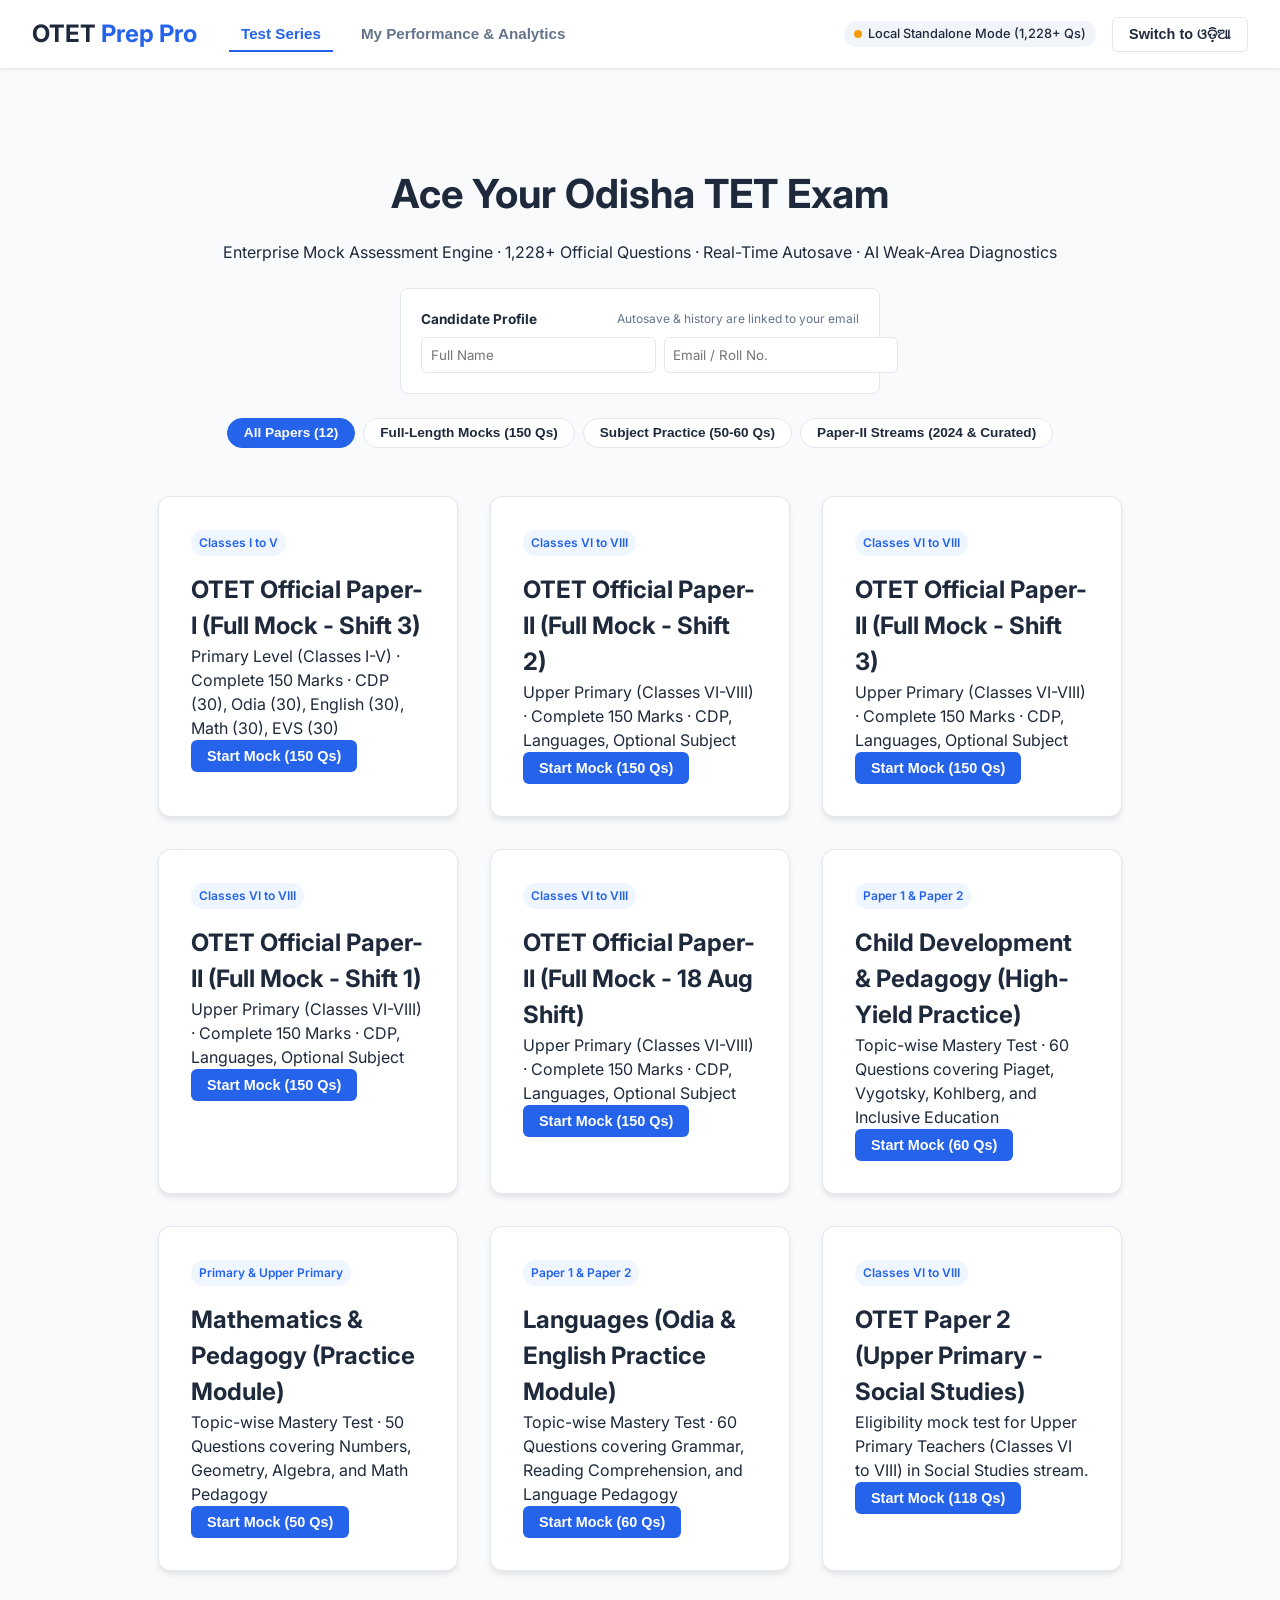
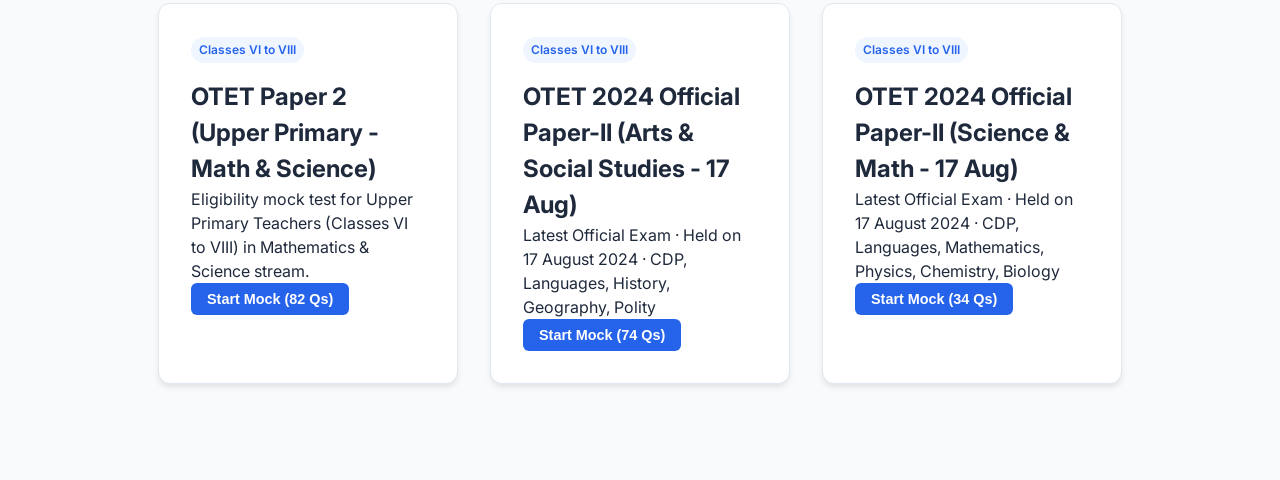
<file: index.html>
<!DOCTYPE html>
<html lang="en">
<head>
    <meta charset="UTF-8">
    <meta http-equiv="refresh" content="0; url=frontend/index.html">
    <title>Redirecting to OTET Prep Pro...</title>
    <script>
        window.location.href = "frontend/index.html";
    </script>
</head>
<body style="font-family: sans-serif; display: flex; justify-content: center; align-items: center; height: 100vh; background: #f8fafc;">
    <p>Redirecting to <a href="frontend/index.html">OTET Prep Pro Web App</a>...</p>
</body>
</html>
</file>
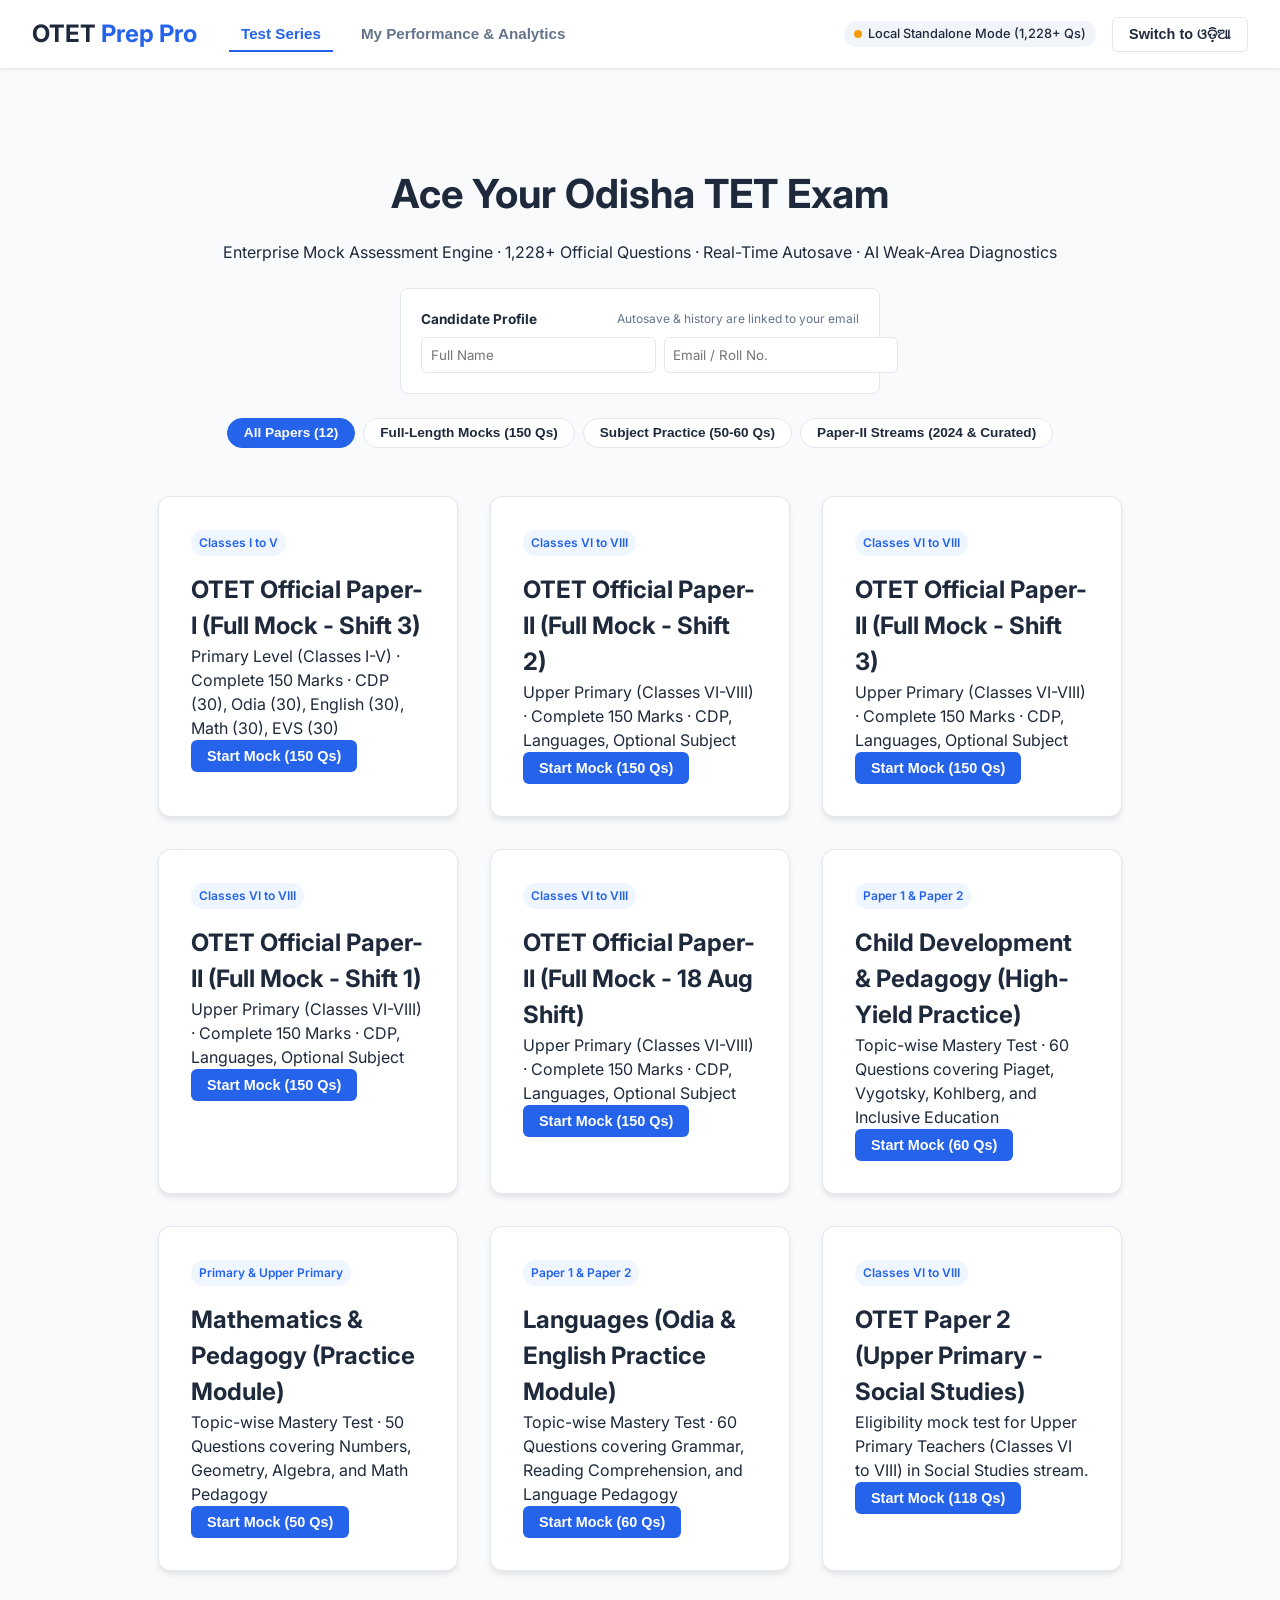
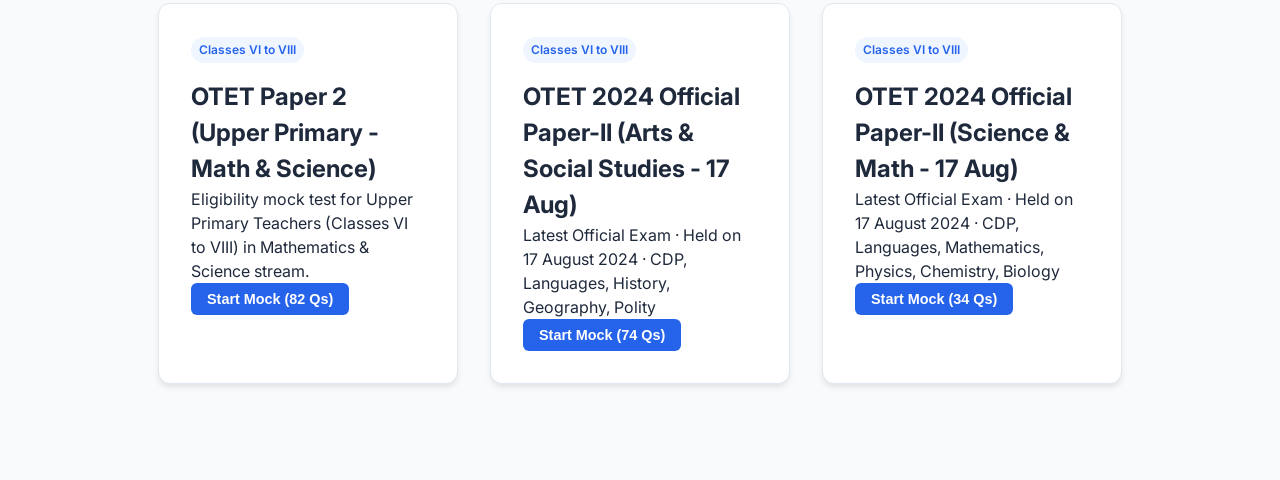
<file: frontend/index.html>
<!DOCTYPE html>
<html lang="en">

<head>
    <meta charset="UTF-8">
    <meta name="viewport" content="width=device-width, initial-scale=1.0">
    <title>OTET Prep Pro | Enterprise Assessment & Diagnostic Platform</title>
    <link rel="stylesheet" href="style.css">
    <link rel="preconnect" href="https://fonts.googleapis.com">
    <link rel="preconnect" href="https://fonts.gstatic.com" crossorigin>
    <link href="https://fonts.googleapis.com/css2?family=Inter:wght@400;500;600;700&family=Noto+Sans+Oriya:wght@400;600;700&display=swap" rel="stylesheet">
</head>

<body>
    <div id="app">
        <!-- Main Navigation Header -->
        <header class="main-header">
            <div style="display: flex; align-items: center; gap: 2rem;">
                <div class="logo">OTET <span>Prep Pro</span></div>
                <nav class="main-nav">
                    <button class="nav-tab active" id="nav-catalog-btn">Test Series</button>
                    <button class="nav-tab" id="nav-dashboard-btn">My Performance & Analytics</button>
                </nav>
            </div>
            <div class="header-controls">
                <div id="autosave-indicator" class="autosave-indicator" style="display: none;">
                    <span class="dot"></span>
                    <span id="autosave-text">Autosaved</span>
                </div>
                <div id="server-status-pill" class="server-status">
                    <span class="dot"></span>
                    <span id="server-status-text">Connecting...</span>
                </div>
                <div class="timer-display" id="timer" style="display: none;">02:30:00</div>
                <button id="lang-toggle" class="btn-secondary">Switch to ଓଡ଼ିଆ</button>
            </div>
        </header>

        <!-- Ongoing Test Recovery Banner -->
        <div id="recovery-banner" class="recovery-banner" style="display: none;">
            <div>
                <strong>⚠️ Unfinished Exam Detected:</strong>
                <span id="recovery-text">You have an ongoing test in progress.</span>
            </div>
            <div style="display: flex; gap: 0.5rem;">
                <button id="btn-resume-exam" class="btn-primary" style="padding: 0.35rem 0.8rem; font-size: 0.85rem;">Resume Test</button>
                <button id="btn-discard-exam" class="btn-secondary" style="padding: 0.35rem 0.8rem; font-size: 0.85rem;">Dismiss</button>
            </div>
        </div>

        <!-- 1. Catalog View (Landing Page) -->
        <main id="landing-view" class="view active">
            <div class="hero">
                <h1>Ace Your Odisha TET Exam</h1>
                <p>Enterprise Mock Assessment Engine · 1,228+ Official Questions · Real-Time Autosave · AI Weak-Area Diagnostics</p>

                <!-- Student Profile Card -->
                <div style="max-width: 480px; margin: 1.5rem auto; text-align: left; background: white; padding: 1.25rem; border-radius: 8px; border: 1px solid var(--border);">
                    <div style="display: flex; justify-content: space-between; align-items: center; margin-bottom: 0.5rem;">
                        <span style="font-size: 0.85rem; font-weight: 700; color: var(--text-main);">Candidate Profile</span>
                        <span style="font-size: 0.75rem; color: var(--text-light);">Autosave & history are linked to your email</span>
                    </div>
                    <div style="display: flex; gap: 0.5rem;">
                        <input type="text" id="candidate-name" placeholder="Full Name" style="flex: 1; padding: 0.55rem; border: 1px solid var(--border); border-radius: 6px; font-family: inherit;">
                        <input type="email" id="candidate-email" placeholder="Email / Roll No." style="flex: 1.2; padding: 0.55rem; border: 1px solid var(--border); border-radius: 6px; font-family: inherit;">
                    </div>
                </div>

                <!-- Exam Category Filters -->
                <div style="display: flex; gap: 0.5rem; justify-content: center; margin: 1.5rem 0 1rem; flex-wrap: wrap;">
                    <button class="btn-secondary filter-tab active" data-filter="all">All Papers (12)</button>
                    <button class="btn-secondary filter-tab" data-filter="full">Full-Length Mocks (150 Qs)</button>
                    <button class="btn-secondary filter-tab" data-filter="subject">Subject Practice (50-60 Qs)</button>
                    <button class="btn-secondary filter-tab" data-filter="stream">Paper-II Streams (2024 & Curated)</button>
                </div>

                <!-- Paper Selection Grid -->
                <div class="paper-selection" id="papers-container">
                    <p style="grid-column: 1 / -1; color: var(--text-light);">Loading test papers from database...</p>
                </div>
            </div>
        </main>

        <!-- 2. Student Dashboard & Analytics View -->
        <main id="dashboard-view" class="view" style="display: none; max-width: 1000px; margin: 2rem auto; padding: 0 1.5rem;">
            <div class="dashboard-card">
                <h2>Candidate Performance & Analytics</h2>
                <p style="color: var(--text-light); margin-top: 0.25rem;">Track your exam readiness, past attempts, score trends, and priority revision topics.</p>

                <div style="margin: 1.25rem 0; display: flex; gap: 0.75rem; align-items: center;">
                    <input type="email" id="dashboard-email-input" placeholder="Enter your email to load history" style="padding: 0.6rem 1rem; border: 1px solid var(--border); border-radius: 6px; font-family: inherit; width: 320px;">
                    <button id="btn-load-history" class="btn-primary">View My History</button>
                </div>

                <!-- Diagnostic Summary Card -->
                <div id="diagnostic-summary-box" style="display: none; background: #faf5ff; border: 1px solid #e9d5ff; border-radius: 8px; padding: 1rem 1.25rem; margin: 1.25rem 0;">
                    <h3 style="color: #6b21a8; font-size: 1rem; margin-bottom: 0.3rem;">🧠 AI Weak-Area Diagnostic Insights</h3>
                    <p id="diagnostic-summary-text" style="font-size: 0.9rem; color: #4c1d95;">Analysis loading...</p>
                </div>

                <!-- Attempt History Table -->
                <div style="overflow-x: auto; margin-top: 1rem;">
                    <table class="history-table">
                        <thead>
                            <tr>
                                <th>Test Paper</th>
                                <th>Date & Time</th>
                                <th>Score / Total</th>
                                <th>Percentage</th>
                                <th>Result</th>
                                <th>Diagnostic Focus</th>
                            </tr>
                        </thead>
                        <tbody id="history-table-body">
                            <tr>
                                <td colspan="6" style="text-align: center; color: var(--text-light); padding: 2rem;">Enter your email above to load your past test attempts and diagnostics.</td>
                            </tr>
                        </tbody>
                    </table>
                </div>
            </div>
        </main>

        <!-- 3. Quiz Interface View (With Real-Time Autosave) -->
        <main id="quiz-view" class="view" style="display: none;">
            <div class="quiz-container">
                <aside class="question-palette">
                    <h3>Questions Palette</h3>
                    <div class="palette-legend">
                        <span class="legend-item"><span class="dot answer"></span> Answered</span>
                        <span class="legend-item"><span class="dot visited"></span> Visited</span>
                        <span class="legend-item"><span class="dot marked"></span> Review</span>
                        <span class="legend-item"><span class="dot"></span> Not Visited</span>
                    </div>
                    <div class="grid" id="palette-grid">
                        <!-- Generated by JS -->
                    </div>
                </aside>

                <section class="question-area">
                    <div class="question-header">
                        <span class="subject-tag" id="current-subject">CDP</span>
                        <span class="question-info">Question <span id="q-number">1</span> of <span id="total-q">150</span></span>
                    </div>

                    <div class="question-content">
                        <p id="q-text" class="q-text">Loading question...</p>
                    </div>

                    <div class="options-list" id="options-container">
                        <!-- Options generated by JS -->
                    </div>

                    <div class="quiz-controls">
                        <button id="btn-prev" class="btn-secondary" disabled>Previous</button>
                        <button id="btn-mark" class="btn-secondary">Mark for Review</button>
                        <button id="btn-clear" class="btn-secondary">Clear Selection</button>
                        <button id="btn-next" class="btn-primary">Next</button>
                        <button id="btn-submit" class="btn-danger">Submit Exam</button>
                    </div>
                </section>
            </div>
        </main>

        <!-- 4. Result & Detailed Review View -->
        <main id="result-view" class="view" style="display: none;">
            <div class="result-card">
                <h2>Exam Performance Report</h2>
                <div class="score-circle">
                    <span id="score-display">0</span>
                    <span class="total">/ <span id="result-total-display">150</span></span>
                </div>
                <p id="score-msg">Calculating results...</p>

                <div class="stats-grid">
                    <div class="stat-item">
                        <label>Correct</label>
                        <span id="stat-correct" class="text-green">0</span>
                    </div>
                    <div class="stat-item">
                        <label>Incorrect</label>
                        <span id="stat-wrong" class="text-red">0</span>
                    </div>
                    <div class="stat-item">
                        <label>Unattempted</label>
                        <span id="stat-skip">0</span>
                    </div>
                </div>

                <!-- Weak Area Diagnostic Callout -->
                <div id="result-diagnostic-box" style="background: #f8fafc; border: 1px solid var(--border); border-left: 4px solid var(--warning); border-radius: 6px; padding: 1rem; margin: 1.25rem 0; text-align: left;">
                    <strong style="color: var(--text-main); font-size: 0.95rem;">🎯 Targeted Revision Diagnostic:</strong>
                    <p id="result-diagnostic-text" style="font-size: 0.85rem; color: var(--text-light); margin-top: 0.25rem;">Analyzing errors...</p>
                </div>

                <div id="subject-breakdown-container"></div>

                <div class="action-buttons" style="margin-top: 1.5rem; display: flex; gap: 1rem; justify-content: center; flex-wrap: wrap;">
                    <button class="btn-secondary" id="btn-review-toggle">Show Detailed Question Review</button>
                    <button class="btn-primary" onclick="window.location.reload()">Take Another Test</button>
                </div>

                <!-- Detailed Question Review Section -->
                <div id="detailed-review-section" class="review-section" style="display: none;">
                    <h3 style="margin-bottom: 1rem;">Question-by-Question Review</h3>
                    <div id="reviews-list"></div>
                </div>
            </div>
        </main>
    </div>

    <!-- Script imports -->
    <script src="config.js"></script>
    <script src="app.js"></script>
</body>

</html>
</file>
<file: frontend/style.css>
:root {
    --primary: #2563eb;
    --primary-dark: #1d4ed8;
    --secondary: #64748b;
    --bg-light: #f8fafc;
    --bg-white: #ffffff;
    --text-main: #1e293b;
    --text-light: #64748b;
    --border: #e2e8f0;
    --success: #22c55e;
    --danger: #ef4444;
    --warning: #f59e0b;
}

* {
    box-sizing: border-box;
    margin: 0;
    padding: 0;
}

body {
    font-family: 'Inter', 'Noto Sans Oriya', sans-serif;
    background-color: var(--bg-light);
    color: var(--text-main);
    line-height: 1.5;
}

#app {
    min-height: 100vh;
    display: flex;
    flex-direction: column;
}

/* Header */
.main-header {
    background: var(--bg-white);
    padding: 1rem 2rem;
    display: flex;
    justify-content: space-between;
    align-items: center;
    box-shadow: 0 1px 3px rgba(0, 0, 0, 0.1);
    position: sticky;
    top: 0;
    z-index: 100;
}

.logo {
    font-size: 1.5rem;
    font-weight: 700;
    color: var(--text-main);
}

.logo span {
    color: var(--primary);
}

.header-controls {
    display: flex;
    align-items: center;
    gap: 1rem;
}

.timer-display {
    font-family: monospace;
    font-size: 1.25rem;
    font-weight: 700;
    color: var(--danger);
    background: #fef2f2;
    padding: 0.25rem 0.75rem;
    border-radius: 4px;
}

/* Buttons */
.btn-primary,
.btn-secondary,
.btn-danger {
    padding: 0.5rem 1rem;
    border-radius: 6px;
    border: none;
    font-weight: 600;
    cursor: pointer;
    transition: all 0.2s;
    font-size: 0.9rem;
}

.btn-primary {
    background: var(--primary);
    color: white;
}

.btn-primary:hover {
    background: var(--primary-dark);
}

.btn-secondary {
    background: white;
    border: 1px solid var(--border);
    color: var(--text-main);
}

.btn-secondary:hover {
    background: #f1f5f9;
}

.btn-danger {
    background: var(--danger);
    color: white;
}

.btn-warning {
    background: var(--warning);
    color: white;
}

.btn-warning:hover {
    background: #d97706;
}

/* Views */
.view {
    flex: 1;
    padding: 2rem;
    max-width: 1280px;
    margin: 0 auto;
    width: 100%;
}

/* Landing Page */
.hero {
    text-align: center;
    padding: 4rem 1rem;
}

.hero h1 {
    font-size: 2.5rem;
    margin-bottom: 1rem;
    color: var(--text-main);
}

.paper-selection {
    display: flex;
    justify-content: center;
    gap: 2rem;
    margin-top: 3rem;
    flex-wrap: wrap;
}

.paper-card {
    background: var(--bg-white);
    padding: 2rem;
    border-radius: 12px;
    box-shadow: 0 4px 6px -1px rgba(0, 0, 0, 0.1);
    width: 300px;
    text-align: left;
    border: 1px solid var(--border);
    cursor: pointer;
    transition: transform 0.2s, box-shadow 0.2s;
}

.paper-card:hover {
    transform: translateY(-4px);
    box-shadow: 0 10px 15px -3px rgba(0, 0, 0, 0.1);
    border-color: var(--primary);
}

.paper-card .tag {
    display: inline-block;
    padding: 0.25rem 0.5rem;
    background: #eff6ff;
    color: var(--primary);
    font-size: 0.75rem;
    border-radius: 999px;
    margin-bottom: 1rem;
    font-weight: 600;
}

.paper-card ul {
    margin: 1.5rem 0;
    padding-left: 1.5rem;
    color: var(--text-light);
}

/* Quiz Interface */
.quiz-container {
    display: grid;
    grid-template-columns: 280px 1fr;
    gap: 2rem;
    height: calc(100vh - 100px);
}

.question-palette {
    background: var(--bg-white);
    padding: 1.5rem;
    border-radius: 8px;
    border: 1px solid var(--border);
    overflow-y: auto;
}

.grid {
    display: grid;
    grid-template-columns: repeat(5, 1fr);
    gap: 0.5rem;
    margin-top: 1rem;
}

.grid button {
    width: 100%;
    aspect-ratio: 1;
    border: 1px solid var(--border);
    background: white;
    border-radius: 50%;
    font-size: 0.8rem;
    cursor: pointer;
    color: var(--text-light);
}

.grid button.active {
    border-color: var(--text-main);
    font-weight: bold;
    border-width: 2px;
}

.grid button.answered {
    background: var(--success);
    color: white;
    border-color: var(--success);
}

.grid button.visited {
    background: #e2e8f0;
}

.question-area {
    background: var(--bg-white);
    padding: 2rem;
    border-radius: 8px;
    border: 1px solid var(--border);
    display: flex;
    flex-direction: column;
}

.question-header {
    display: flex;
    justify-content: space-between;
    margin-bottom: 2rem;
    padding-bottom: 1rem;
    border-bottom: 1px solid var(--border);
}

.subject-tag {
    background: #e0f2fe;
    color: #0369a1;
    padding: 0.25rem 0.75rem;
    border-radius: 4px;
    font-weight: 600;
}

.q-text {
    font-size: 1.25rem;
    font-weight: 500;
    margin-bottom: 2rem;
}

.options-list {
    display: flex;
    flex-direction: column;
    gap: 1rem;
    margin-bottom: auto;
}

.option-item {
    display: flex;
    align-items: center;
    padding: 1rem;
    border: 1px solid var(--border);
    border-radius: 8px;
    cursor: pointer;
    transition: all 0.2s;
}

.option-item:hover {
    background: #f8fafc;
}

.option-item.selected {
    background: #eff6ff;
    border-color: var(--primary);
}

.circle {
    width: 20px;
    height: 20px;
    border: 2px solid var(--text-light);
    border-radius: 50%;
    margin-right: 1rem;
}

.selected .circle {
    border-color: var(--primary);
    background: var(--primary);
    box-shadow: inset 0 0 0 3px white;
}

.quiz-controls {
    display: flex;
    justify-content: space-between;
    margin-top: 2rem;
    padding-top: 1rem;
    border-top: 1px solid var(--border);
}

/* Result View */
.result-card {
    background: var(--bg-white);
    padding: 3rem;
    border-radius: 12px;
    max-width: 600px;
    margin: 2rem auto;
    text-align: center;
    box-shadow: 0 4px 6px -1px rgba(0, 0, 0, 0.1);
}

.score-circle {
    font-size: 4rem;
    font-weight: 700;
    color: var(--primary);
    margin: 2rem 0;
}

.score-circle .total {
    font-size: 1.5rem;
    color: var(--secondary);
}

.stats-grid {
    display: grid;
    grid-template-columns: repeat(3, 1fr);
    gap: 1rem;
    margin: 2rem 0;
}

.stat-item {
    display: flex;
    flex-direction: column;
    padding: 1rem;
    background: var(--bg-light);
    border-radius: 8px;
}

.text-green {
    color: var(--success);
    font-weight: bold;
    font-size: 1.25rem;
}

.text-red {
    color: var(--danger);
    font-weight: bold;
    font-size: 1.25rem;
}

@media (max-width: 768px) {
    .quiz-container {
        grid-template-columns: 1fr;
    }

    .question-palette {
        display: none;
        /* Hide palette on mobile for simplicity */
    }
}

/* Added styles for Enterprise Exam Features */
.server-status {
    display: inline-flex;
    align-items: center;
    gap: 0.4rem;
    font-size: 0.8rem;
    font-weight: 500;
    padding: 0.2rem 0.6rem;
    border-radius: 9999px;
    background: #f1f5f9;
}
.server-status .dot {
    width: 8px;
    height: 8px;
    border-radius: 50%;
    background: #94a3b8;
}
.server-status.online .dot {
    background: var(--success);
}
.server-status.offline .dot {
    background: var(--warning);
}

.palette-legend .dot.marked {
    background: var(--warning);
}
.question-palette .grid button.marked {
    background: #fef3c7;
    border-color: var(--warning);
    color: #92400e;
    font-weight: 700;
}

.review-section {
    margin-top: 2rem;
    text-align: left;
}
.review-item {
    background: white;
    border: 1px solid var(--border);
    border-radius: 8px;
    padding: 1.25rem;
    margin-bottom: 1rem;
}
.review-item.correct {
    border-left: 5px solid var(--success);
}
.review-item.wrong {
    border-left: 5px solid var(--danger);
}
.review-item.skipped {
    border-left: 5px solid var(--secondary);
}
.review-header {
    display: flex;
    justify-content: space-between;
    margin-bottom: 0.5rem;
    font-size: 0.9rem;
    color: var(--text-light);
}
.review-badge {
    padding: 0.15rem 0.5rem;
    border-radius: 4px;
    font-size: 0.75rem;
    font-weight: 700;
    text-transform: uppercase;
}
.review-badge.correct { background: #dcfce7; color: #15803d; }
.review-badge.wrong { background: #fee2e2; color: #b91c1c; }
.review-badge.skipped { background: #f1f5f9; color: #475569; }

.review-opt-list {
    margin: 0.75rem 0;
    display: flex;
    flex-direction: column;
    gap: 0.4rem;
}
.review-opt {
    padding: 0.5rem 0.75rem;
    border-radius: 6px;
    font-size: 0.9rem;
    border: 1px solid var(--border);
}
.review-opt.is-correct {
    background: #f0fdf4;
    border-color: var(--success);
    font-weight: 600;
}
.review-opt.user-picked-wrong {
    background: #fef2f2;
    border-color: var(--danger);
    text-decoration: line-through;
}

/* Filter Tabs Styling */
.filter-tab {
    border-radius: 9999px;
    padding: 0.4rem 1rem;
    font-size: 0.85rem;
    cursor: pointer;
    border: 1px solid var(--border);
    background: white;
    transition: all 0.2s;
}
.filter-tab.active {
    background: var(--primary);
    color: white;
    border-color: var(--primary);
}
.filter-tab:hover:not(.active) {
    background: #f1f5f9;
}

/* Recovery Banner */
.recovery-banner {
    background: #eff6ff;
    border: 1px solid #bfdbfe;
    border-radius: 8px;
    padding: 0.85rem 1.25rem;
    margin: 1rem auto 1.5rem;
    max-width: 900px;
    display: flex;
    justify-content: space-between;
    align-items: center;
    gap: 1rem;
    animation: fadeIn 0.3s ease-in-out;
}
.recovery-banner strong {
    color: #1e40af;
}

/* Nav Tabs */
.main-nav {
    display: flex;
    gap: 1rem;
}
.nav-tab {
    background: none;
    border: none;
    padding: 0.5rem 0.75rem;
    font-size: 0.95rem;
    font-weight: 600;
    color: var(--text-light);
    cursor: pointer;
    border-bottom: 2px solid transparent;
}
.nav-tab.active {
    color: var(--primary);
    border-bottom-color: var(--primary);
}

/* Autosave Indicator */
.autosave-indicator {
    font-size: 0.75rem;
    color: var(--text-light);
    display: flex;
    align-items: center;
    gap: 0.35rem;
    background: #f8fafc;
    border: 1px solid var(--border);
    padding: 0.2rem 0.6rem;
    border-radius: 9999px;
}
.autosave-indicator .dot {
    width: 6px;
    height: 6px;
    border-radius: 50%;
    background: var(--success);
}
.autosave-indicator.syncing .dot {
    background: var(--warning);
    animation: pulse 1s infinite;
}

/* Dashboard Styles */
.dashboard-card {
    background: white;
    border: 1px solid var(--border);
    border-radius: 8px;
    padding: 1.5rem;
    margin-bottom: 1.5rem;
    text-align: left;
}
.history-table {
    width: 100%;
    border-collapse: collapse;
    margin-top: 1rem;
    font-size: 0.9rem;
}
.history-table th, .history-table td {
    padding: 0.75rem 1rem;
    border-bottom: 1px solid var(--border);
    text-align: left;
}
.history-table th {
    background: #f8fafc;
    font-weight: 600;
    color: var(--text-light);
}
.diagnostic-badge {
    display: inline-block;
    padding: 0.3rem 0.75rem;
    border-radius: 6px;
    background: #fef2f2;
    border: 1px solid #fecaca;
    color: #991b1b;
    font-size: 0.85rem;
    margin-top: 0.4rem;
}

@keyframes fadeIn {
    from { opacity: 0; transform: translateY(-5px); }
    to { opacity: 1; transform: translateY(0); }
}
@keyframes pulse {
    0% { opacity: 0.4; }
    50% { opacity: 1; }
    100% { opacity: 0.4; }
}
</file>
